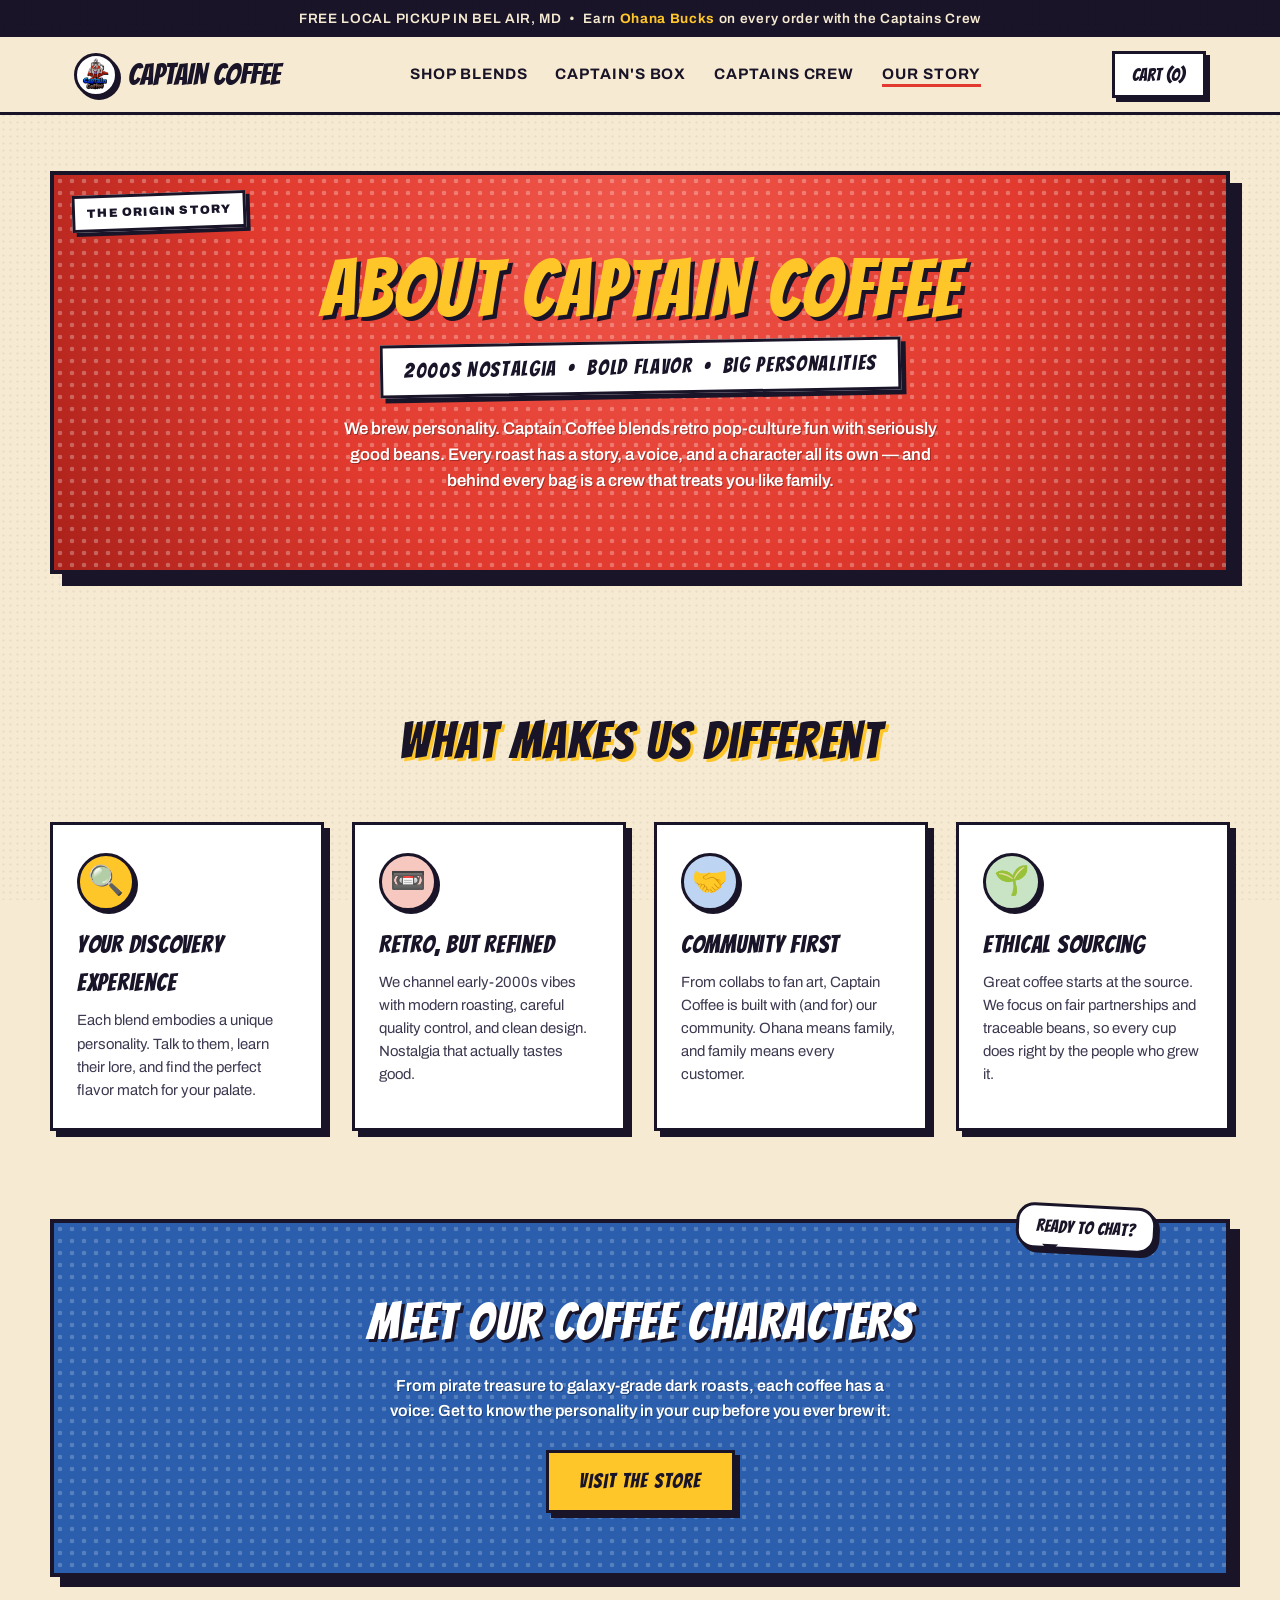
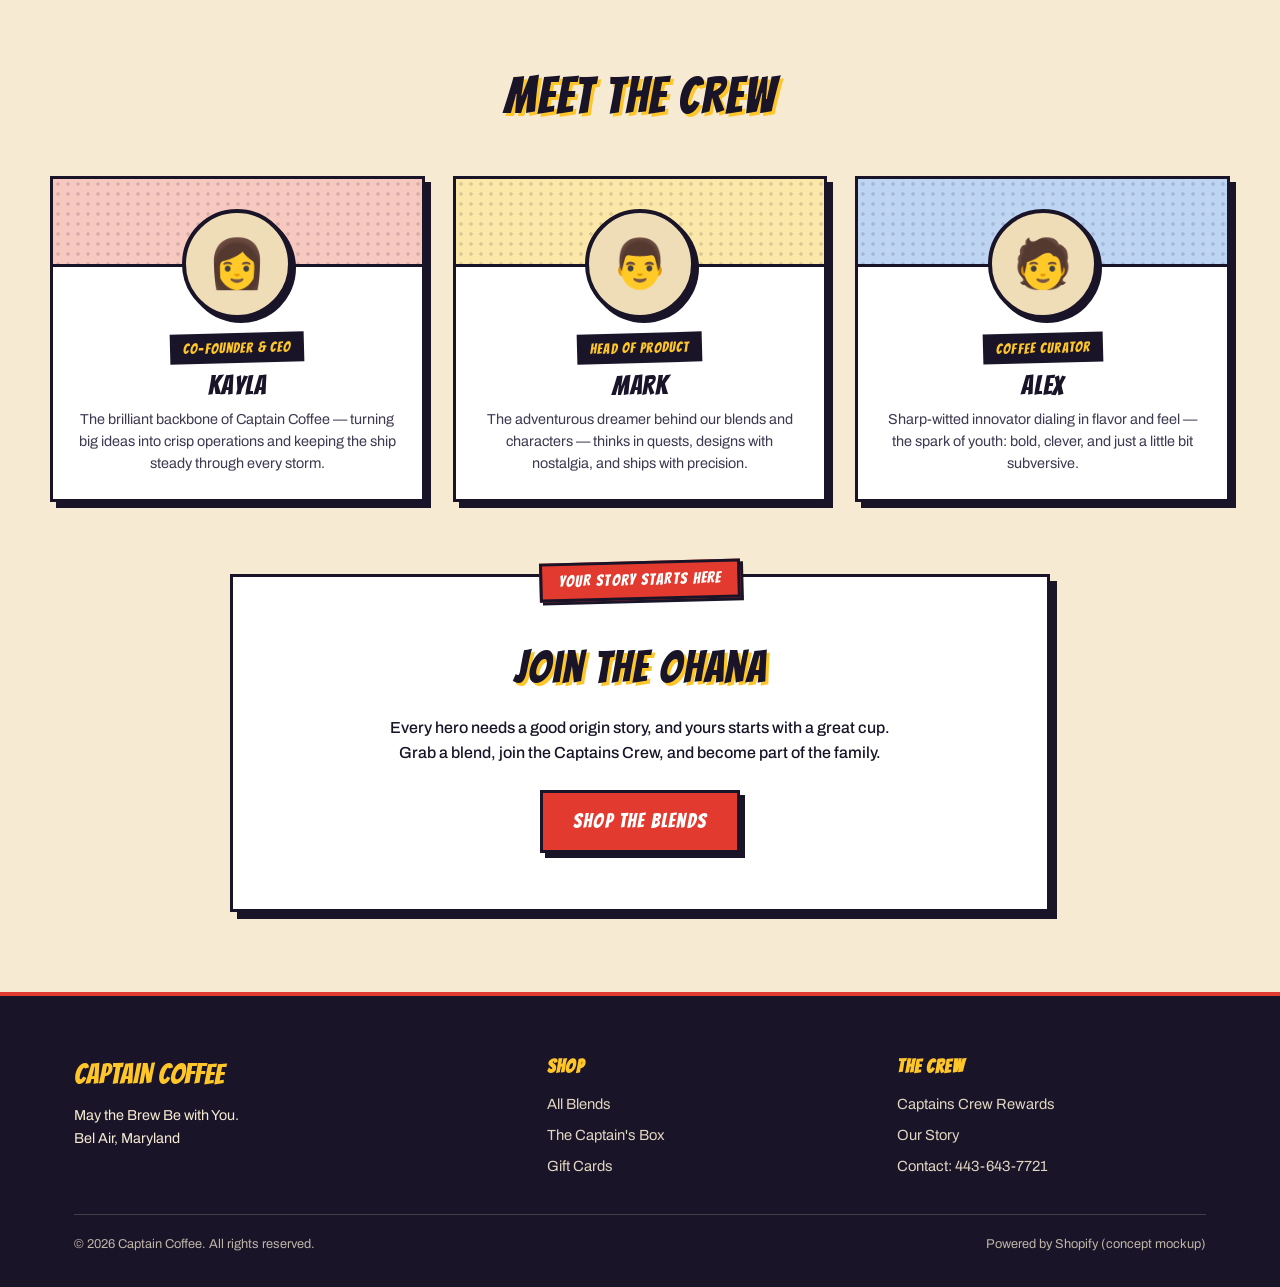
<file: mockup/about.html>
<!DOCTYPE html>
<html lang="en">
<head>
<meta charset="UTF-8">
<meta name="viewport" content="width=device-width, initial-scale=1.0">
<title>About Us — Captain Coffee</title>
<link rel="preconnect" href="https://fonts.googleapis.com">
<link rel="preconnect" href="https://fonts.gstatic.com" crossorigin>
<link href="https://fonts.googleapis.com/css2?family=Bangers&family=Archivo:wght@400;600;700;900&display=swap" rel="stylesheet">
<style>
:root{
  --ink:#191428;
  --paper:#F6EBD2;
  --paper-dark:#EFDDB8;
  --hero-red:#E23A2E;
  --bolt-yellow:#FFC629;
  --brew:#5A321F;
  --sky:#2B5FAD;
}
*{margin:0;padding:0;box-sizing:border-box}
html{scroll-behavior:smooth}
body{font-family:'Archivo',sans-serif;background:var(--paper);color:var(--ink);line-height:1.55}
body::before{
  content:"";position:fixed;inset:0;pointer-events:none;z-index:0;
  background-image:radial-gradient(rgba(25,20,40,.05) 1px, transparent 1.4px);
  background-size:7px 7px;
}
main,header,footer{position:relative;z-index:1}
a{color:inherit}
h1,h2,h3{font-family:'Bangers',cursive;letter-spacing:.03em;font-weight:400}
.wrap{max-width:1180px;margin:0 auto;padding:0 24px}
.btn{
  display:inline-block;font-family:'Bangers',cursive;font-size:1.25rem;letter-spacing:.06em;
  padding:.65em 1.5em;border:3px solid var(--ink);cursor:pointer;text-decoration:none;
  background:var(--bolt-yellow);color:var(--ink);
  box-shadow:5px 5px 0 var(--ink);transition:transform .12s ease, box-shadow .12s ease;
}
.btn:hover{transform:translate(-2px,-2px);box-shadow:7px 7px 0 var(--ink)}
.btn:active{transform:translate(3px,3px);box-shadow:2px 2px 0 var(--ink)}
.btn--red{background:var(--hero-red);color:#fff}
.eyebrow{
  display:inline-block;font-family:'Bangers',cursive;font-size:1rem;letter-spacing:.12em;
  background:var(--ink);color:var(--bolt-yellow);padding:.3em 1em;transform:rotate(-1.5deg);
}

/* announcement + nav (matches homepage) */
.announce{background:var(--ink);color:var(--paper);text-align:center;font-size:.85rem;font-weight:600;letter-spacing:.05em;padding:8px 16px}
.announce b{color:var(--bolt-yellow)}
.nav{position:sticky;top:0;z-index:50;background:var(--paper);border-bottom:3px solid var(--ink)}
.nav-inner{display:flex;align-items:center;justify-content:space-between;gap:16px;padding:14px 24px;max-width:1180px;margin:0 auto}
.logo{font-family:'Bangers',cursive;font-size:1.9rem;line-height:1;text-decoration:none;display:flex;align-items:center;gap:10px}
.logo-badge{width:44px;height:44px;border:3px solid var(--ink);border-radius:50%;background:#fff;display:grid;place-items:center;box-shadow:3px 3px 0 var(--ink);flex:0 0 auto;overflow:hidden}
.logo-badge img{width:36px;height:36px;object-fit:contain}
.nav-links{display:flex;gap:28px;list-style:none;font-weight:700;font-size:.95rem;text-transform:uppercase;letter-spacing:.06em}
.nav-links a{text-decoration:none;padding-bottom:2px;border-bottom:3px solid transparent}
.nav-links a:hover,.nav-links a.active{border-bottom-color:var(--hero-red)}
.cart-btn{font-family:'Bangers',cursive;font-size:1.1rem;background:#fff;border:3px solid var(--ink);padding:.4em 1em;box-shadow:4px 4px 0 var(--ink);cursor:pointer;text-decoration:none}
.cart-btn:hover{transform:translate(-1px,-1px);box-shadow:5px 5px 0 var(--ink)}

/* page hero — origin story cover */
.page-hero{padding:56px 24px 64px}
.origin{
  position:relative;max-width:1180px;margin:0 auto;text-align:center;
  background:
    radial-gradient(rgba(255,255,255,.28) 2px, transparent 2.6px),
    radial-gradient(circle at 50% 10%, #F0574B 0%, var(--hero-red) 55%, #A9211A 100%);
  background-size:12px 12px, cover;
  border:4px solid var(--ink);box-shadow:12px 12px 0 var(--ink);
  padding:clamp(44px,6vw,76px) clamp(24px,5vw,64px);color:#fff;
}
.issue-box{
  position:absolute;top:18px;left:18px;background:#fff;border:3px solid var(--ink);color:var(--ink);
  padding:6px 12px;font-weight:900;font-size:.75rem;letter-spacing:.1em;text-transform:uppercase;
  box-shadow:4px 4px 0 var(--ink);transform:rotate(-2deg);
}
.origin-title{font-size:clamp(2.8rem,7vw,5rem);line-height:.95;color:var(--bolt-yellow);text-shadow:4px 4px 0 var(--ink);margin-bottom:14px}
.origin-tag{
  display:inline-block;background:#fff;color:var(--ink);border:3px solid var(--ink);
  font-family:'Bangers',cursive;font-size:clamp(1rem,2vw,1.3rem);letter-spacing:.08em;
  padding:.35em 1em;transform:rotate(-1deg);box-shadow:5px 5px 0 var(--ink);margin-bottom:22px;
}
.origin p{max-width:62ch;margin:0 auto;font-weight:600;font-size:1.05rem;text-shadow:1px 1px 0 rgba(0,0,0,.3)}

/* pillars — four comic panels */
.pillars{padding:64px 0 24px}
.sec-title{font-size:clamp(2.2rem,4.5vw,3.2rem);text-shadow:3px 3px 0 var(--bolt-yellow);text-align:center;margin-bottom:40px}
.pillar-grid{display:grid;grid-template-columns:repeat(auto-fit,minmax(260px,1fr));gap:28px}
.pillar{
  position:relative;background:#fff;border:3px solid var(--ink);box-shadow:6px 6px 0 var(--ink);
  padding:28px 24px 26px;transition:transform .15s ease, box-shadow .15s ease;
}
.pillar:hover{transform:translate(-3px,-3px);box-shadow:9px 9px 0 var(--ink)}
.pillar-icon{
  width:58px;height:58px;border-radius:50%;border:3px solid var(--ink);display:grid;place-items:center;
  font-size:1.8rem;margin-bottom:14px;box-shadow:3px 3px 0 var(--ink);
}
.pi-yellow{background:var(--bolt-yellow)}.pi-red{background:#F7C8C0}
.pi-blue{background:#BDD4F2}.pi-green{background:#C9E4C5}
.pillar h3{font-size:1.55rem;margin-bottom:8px}
.pillar p{font-size:.93rem;color:#3E3850}

/* characters strip */
.characters{padding:64px 0}
.char-panel{
  background:var(--sky);border:4px solid var(--ink);box-shadow:10px 10px 0 var(--ink);
  background-image:radial-gradient(rgba(255,255,255,.2) 2px, transparent 2.6px);background-size:12px 12px;
  color:#fff;text-align:center;padding:clamp(36px,5vw,60px);position:relative;
}
.char-panel h2{font-size:clamp(2.2rem,4.5vw,3.2rem);text-shadow:3px 3px 0 var(--ink);margin-bottom:12px}
.char-panel p{max-width:58ch;margin:0 auto 26px;font-weight:600;text-shadow:1px 1px 0 rgba(0,0,0,.3)}
.speech{
  position:absolute;top:-18px;right:6%;background:#fff;color:var(--ink);border:3px solid var(--ink);
  font-family:'Bangers',cursive;font-size:1.1rem;padding:.35em 1em;border-radius:18px;
  box-shadow:4px 4px 0 var(--ink);transform:rotate(3deg);
}
.speech::after{
  content:"";position:absolute;bottom:-14px;left:24px;border:8px solid transparent;
  border-top-color:var(--ink);
}

/* team */
.team{padding:16px 0 72px}
.team-grid{display:grid;grid-template-columns:repeat(auto-fit,minmax(250px,1fr));gap:28px}
.hero-card{
  background:#fff;border:3px solid var(--ink);box-shadow:6px 6px 0 var(--ink);
  text-align:center;padding:0 0 24px;overflow:visible;position:relative;
  transition:transform .15s ease, box-shadow .15s ease;
}
.hero-card:hover{transform:translate(-3px,-3px);box-shadow:9px 9px 0 var(--ink)}
.hero-card-top{
  height:88px;border-bottom:3px solid var(--ink);
  background-image:radial-gradient(rgba(25,20,40,.14) 1.5px, transparent 2px);background-size:10px 10px;
}
.hct-red{background-color:#F7C8C0}.hct-yellow{background-color:#FBE7A8}.hct-blue{background-color:#BDD4F2}
.avatar{
  width:110px;height:110px;border-radius:50%;border:4px solid var(--ink);background:var(--paper-dark);
  display:grid;place-items:center;font-size:3rem;margin:-58px auto 14px;position:relative;z-index:2;
  box-shadow:4px 4px 0 var(--ink);
}
.role-tag{
  display:inline-block;font-family:'Bangers',cursive;font-size:.9rem;letter-spacing:.08em;
  background:var(--ink);color:var(--bolt-yellow);padding:.25em .9em;transform:rotate(-1.5deg);margin-bottom:10px;
}
.hero-card h3{font-size:1.7rem;line-height:1;margin-bottom:2px}
.hero-card p{font-size:.9rem;color:#3E3850;padding:0 22px;margin-top:8px}

/* cta */
.cta{padding:0 0 80px;text-align:center}
.cta-inner{
  max-width:820px;margin:0 auto;background:#fff;border:3px solid var(--ink);
  box-shadow:7px 7px 0 var(--ink);padding:clamp(32px,5vw,56px);position:relative;
}
.cta-inner::before{
  content:"YOUR STORY STARTS HERE";position:absolute;top:-16px;left:50%;transform:translateX(-50%) rotate(-1.5deg);
  background:var(--hero-red);color:#fff;border:3px solid var(--ink);font-family:'Bangers',cursive;
  letter-spacing:.08em;padding:.25em 1em;white-space:nowrap;box-shadow:3px 3px 0 var(--ink);
}
.cta h2{font-size:clamp(2rem,4vw,2.8rem);margin-bottom:14px;text-shadow:3px 3px 0 var(--bolt-yellow)}
.cta p{max-width:56ch;margin:0 auto 24px;font-weight:500}

/* footer (matches homepage) */
footer{background:var(--ink);color:var(--paper);padding:56px 0 32px;border-top:4px solid var(--hero-red)}
.foot-grid{display:grid;grid-template-columns:1.4fr 1fr 1fr;gap:40px;margin-bottom:36px}
.foot-logo{font-family:'Bangers',cursive;font-size:1.8rem;color:var(--bolt-yellow);margin-bottom:8px}
.foot-grid h4{font-family:'Bangers',cursive;font-size:1.2rem;letter-spacing:.06em;margin-bottom:12px;color:var(--bolt-yellow)}
.foot-grid ul{list-style:none;display:grid;gap:8px;font-size:.92rem}
.foot-grid a{text-decoration:none;opacity:.9}
.foot-grid a:hover{opacity:1;text-decoration:underline}
.foot-bottom{border-top:1px solid rgba(246,235,210,.25);padding-top:20px;font-size:.8rem;opacity:.75;display:flex;justify-content:space-between;gap:12px;flex-wrap:wrap}

@media (max-width:900px){.foot-grid{grid-template-columns:1fr 1fr}}
@media (max-width:620px){
  .nav-links{display:none}
  .foot-grid{grid-template-columns:1fr}
  .page-hero{padding:32px 16px 48px}
  .speech{position:static;display:inline-block;margin-bottom:16px;transform:rotate(-1deg)}
  .speech::after{display:none}
}
@media (prefers-reduced-motion:reduce){
  *,*::before,*::after{animation:none!important;transition:none!important}
}
</style>
</head>
<body>

<div class="announce">FREE LOCAL PICKUP IN BEL AIR, MD &nbsp;•&nbsp; Earn <b>Ohana Bucks</b> on every order with the Captains Crew</div>

<header class="nav">
  <div class="nav-inner">
    <a class="logo" href="index.html"><span class="logo-badge"><img src="Captain_Coffee.png" alt=""></span>CAPTAIN COFFEE</a>
    <ul class="nav-links">
      <li><a href="index.html#blends">Shop Blends</a></li>
      <li><a href="index.html#sampler">Captain's Box</a></li>
      <li><a href="index.html#crew">Captains Crew</a></li>
      <li><a href="about.html" class="active">Our Story</a></li>
    </ul>
    <a class="cart-btn" href="#">CART (0)</a>
  </div>
</header>

<main>

<!-- ORIGIN STORY HERO -->
<section class="page-hero">
  <div class="origin">
    <div class="issue-box">The Origin Story</div>
    <h1 class="origin-title">ABOUT CAPTAIN COFFEE</h1>
    <div class="origin-tag">2000s Nostalgia &nbsp;•&nbsp; Bold Flavor &nbsp;•&nbsp; Big Personalities</div>
    <p>We brew personality. Captain Coffee blends retro pop-culture fun with seriously good beans. Every roast has a story, a voice, and a character all its own — and behind every bag is a crew that treats you like family.</p>
  </div>
</section>

<!-- WHAT MAKES US DIFFERENT -->
<section class="pillars wrap">
  <h2 class="sec-title">What Makes Us Different</h2>
  <div class="pillar-grid">
    <div class="pillar">
      <div class="pillar-icon pi-yellow">🔍</div>
      <h3>Your Discovery Experience</h3>
      <p>Each blend embodies a unique personality. Talk to them, learn their lore, and find the perfect flavor match for your palate.</p>
    </div>
    <div class="pillar">
      <div class="pillar-icon pi-red">📼</div>
      <h3>Retro, But Refined</h3>
      <p>We channel early-2000s vibes with modern roasting, careful quality control, and clean design. Nostalgia that actually tastes good.</p>
    </div>
    <div class="pillar">
      <div class="pillar-icon pi-blue">🤝</div>
      <h3>Community First</h3>
      <p>From collabs to fan art, Captain Coffee is built with (and for) our community. Ohana means family, and family means every customer.</p>
    </div>
    <div class="pillar">
      <div class="pillar-icon pi-green">🌱</div>
      <h3>Ethical Sourcing</h3>
      <p>Great coffee starts at the source. We focus on fair partnerships and traceable beans, so every cup does right by the people who grew it.</p>
    </div>
  </div>
</section>

<!-- COFFEE CHARACTERS -->
<section class="characters wrap">
  <div class="char-panel">
    <div class="speech">Ready to chat?</div>
    <h2>MEET OUR COFFEE CHARACTERS</h2>
    <p>From pirate treasure to galaxy-grade dark roasts, each coffee has a voice. Get to know the personality in your cup before you ever brew it.</p>
    <a class="btn" href="index.html#blends">Visit the Store</a>
  </div>
</section>

<!-- MEET THE TEAM -->
<section class="team wrap">
  <h2 class="sec-title">Meet the Crew</h2>
  <div class="team-grid">
    <article class="hero-card">
      <div class="hero-card-top hct-red"></div>
      <div class="avatar">👩</div>
      <div class="role-tag">Co-Founder &amp; CEO</div>
      <h3>Kayla</h3>
      <p>The brilliant backbone of Captain Coffee — turning big ideas into crisp operations and keeping the ship steady through every storm.</p>
    </article>
    <article class="hero-card">
      <div class="hero-card-top hct-yellow"></div>
      <div class="avatar">👨</div>
      <div class="role-tag">Head of Product</div>
      <h3>Mark</h3>
      <p>The adventurous dreamer behind our blends and characters — thinks in quests, designs with nostalgia, and ships with precision.</p>
    </article>
    <article class="hero-card">
      <div class="hero-card-top hct-blue"></div>
      <div class="avatar">🧑</div>
      <div class="role-tag">Coffee Curator</div>
      <h3>Alex</h3>
      <p>Sharp-witted innovator dialing in flavor and feel — the spark of youth: bold, clever, and just a little bit subversive.</p>
    </article>
  </div>
</section>

<!-- CTA -->
<section class="cta wrap">
  <div class="cta-inner">
    <h2>Join the Ohana</h2>
    <p>Every hero needs a good origin story, and yours starts with a great cup. Grab a blend, join the Captains Crew, and become part of the family.</p>
    <a class="btn btn--red" href="index.html#blends">Shop the Blends</a>
  </div>
</section>

</main>

<footer>
  <div class="wrap">
    <div class="foot-grid">
      <div>
        <div class="foot-logo">CAPTAIN COFFEE</div>
        <p style="font-size:.9rem;max-width:32ch">May the Brew Be with You.<br>Bel Air, Maryland</p>
      </div>
      <div>
        <h4>Shop</h4>
        <ul>
          <li><a href="index.html#blends">All Blends</a></li>
          <li><a href="index.html#sampler">The Captain's Box</a></li>
          <li><a href="#">Gift Cards</a></li>
        </ul>
      </div>
      <div>
        <h4>The Crew</h4>
        <ul>
          <li><a href="index.html#crew">Captains Crew Rewards</a></li>
          <li><a href="about.html">Our Story</a></li>
          <li><a href="#">Contact: 443-643-7721</a></li>
        </ul>
      </div>
    </div>
    <div class="foot-bottom">
      <span>© 2026 Captain Coffee. All rights reserved.</span>
      <span>Powered by Shopify (concept mockup)</span>
    </div>
  </div>
</footer>

</body>
</html>
</file>
